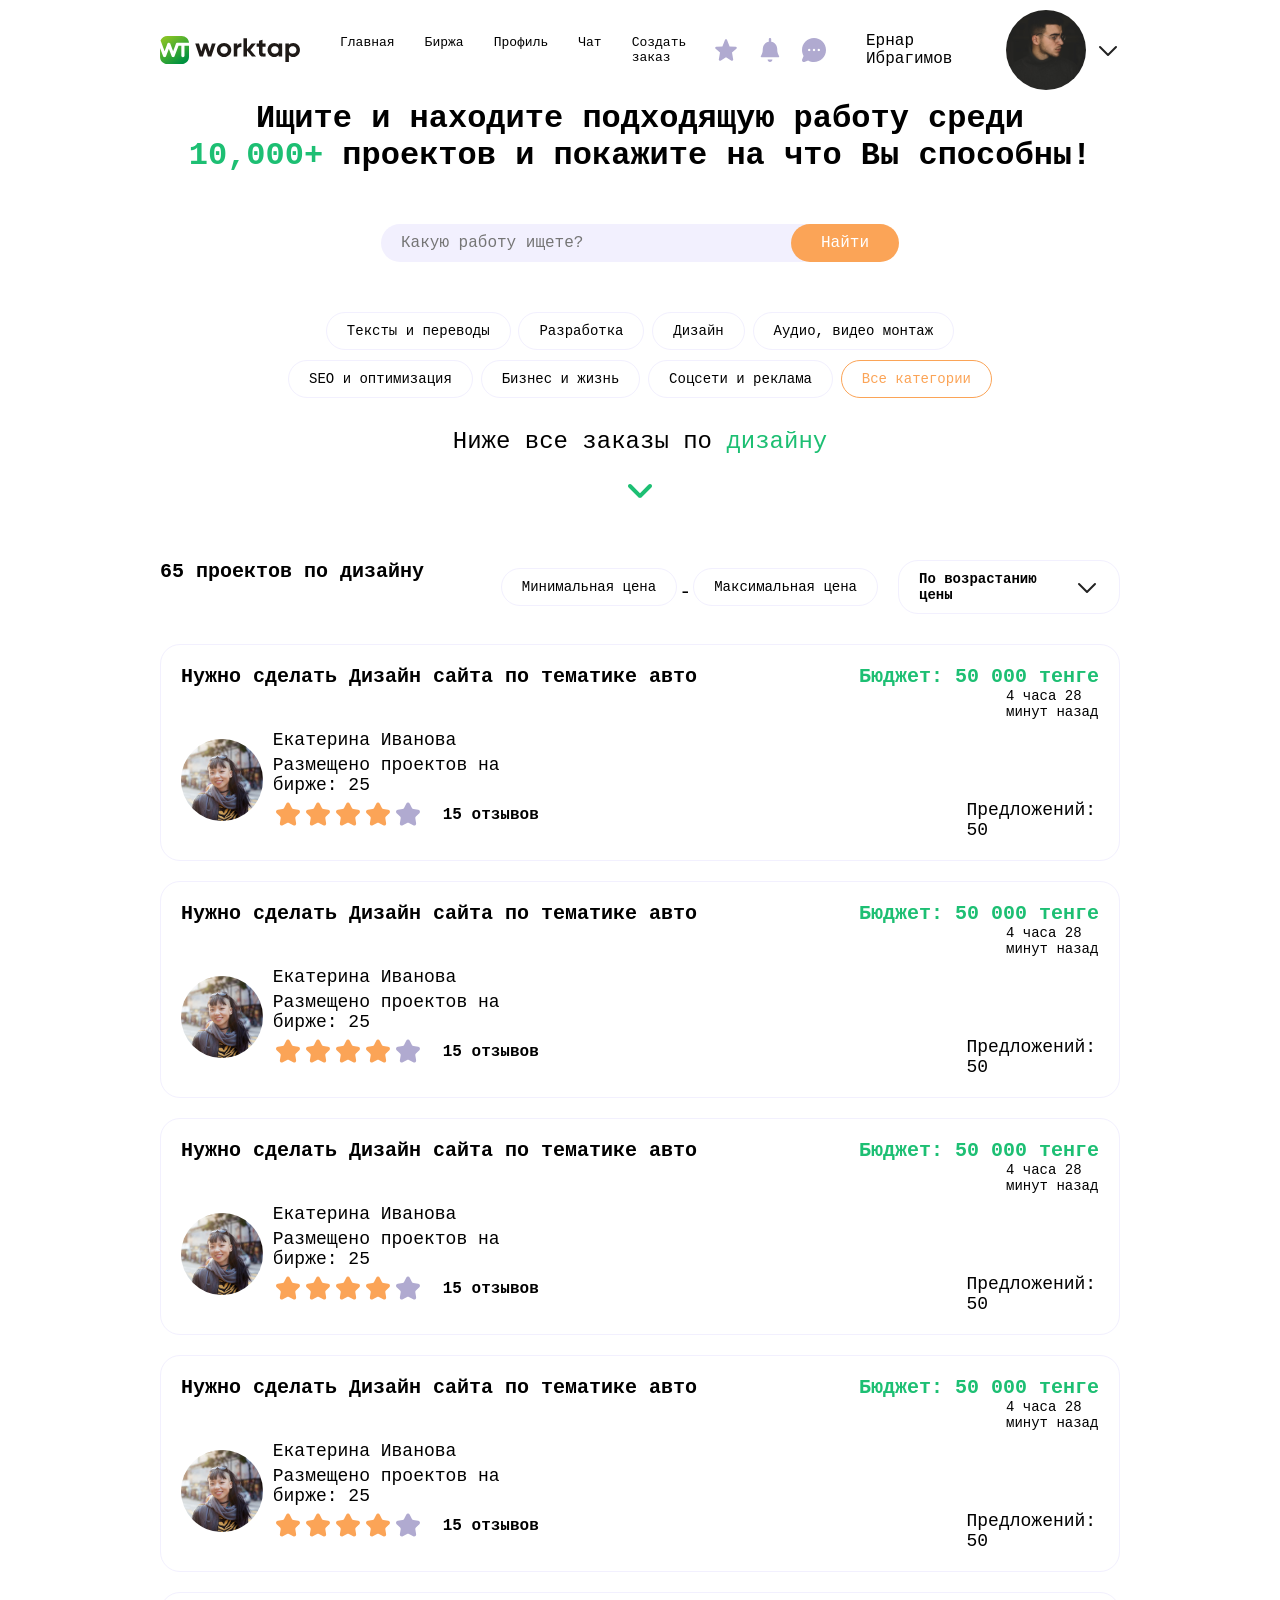
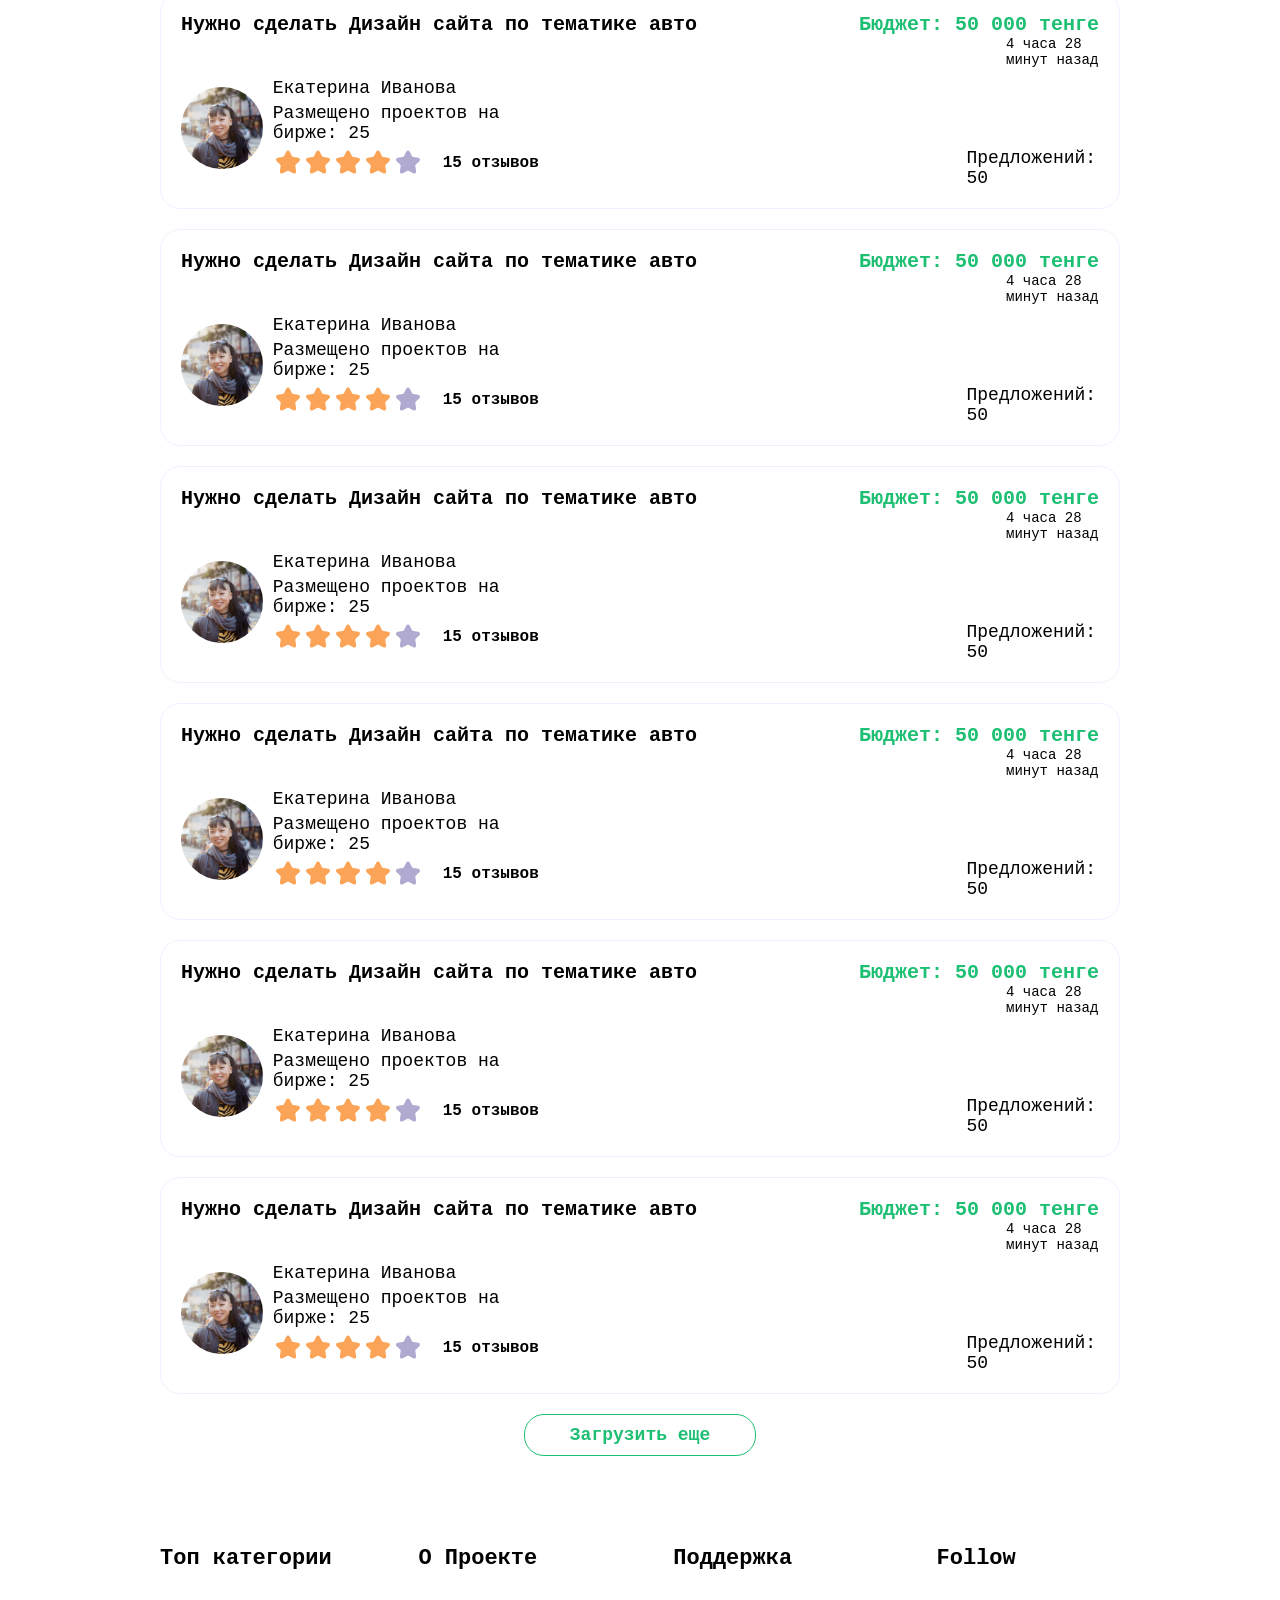
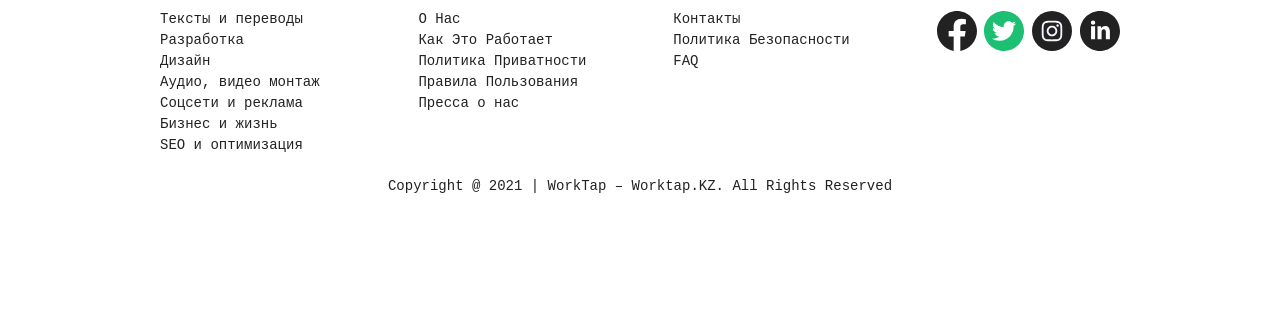
<file: page2/1.html>
<!DOCTYPE html>
<html lang="en">
<head>
    <meta charset="UTF-8">
    <meta name="viewport" content="width=device-width, initial-scale=1.0">
    <title>homeworkpage2</title>
    <link rel="icon" href="icon.ico">
    <link rel="stylesheet" href="./1.css">
</head>
<body>
    <div class="w">
      <div class="e">
        <img src="../page1/Logo.svg" alt="" class="q" />
        <ul>
          <li><a href="../page1/index.html">Главная</a></li>
          <li><a href="../page2/1.html">Биржа</a></li>
          <li><a href="../page3/1.html">Профиль</a></li>
          <li><a href="">Чат</a></li>
          <li><a href="">Создать заказ</a></li>
        </ul>
      </div>
      <div class="t">
        <img src="./iconstar.svg" alt="" class="y">
        <img src="./iconnotification.svg" alt="" class="y">
        <img src="./iconchat.svg" alt="" class="y">
        <p class="r">Ернар Ибрагимов</p>
        <img src="./foto1page2.svg" class="u" alt="">
        <img src="./listicon.svg" alt="">
      </div>
    </div>
    <div class="o">
        <h3 class="i">Ищите и находите подходящую работу среди <br><span>10,000+</span> проектов и покажите на что Вы способны!</h3>
        <form action="" class="s">
          <input type="text" placeholder="Какую работу ищете?" class="p" />
          <button class="a">Найти</button>
        </form>
        <div>
          <h3 class="f">Тексты и переводы</h3>
          <h3 class="f">Разработка</h3>
          <h3 class="f">Дизайн</h3>
          <h3 class="f">Аудио, видео монтаж</h3>
        </div>
        <div>
            <h3 class="f">SEO и оптимизация</h3>
          <h3 class="f">Бизнес и жизнь</h3>
          <h3 class="f">Соцсети и реклама</h3>
          <h3 class="f g">Все категории</h3>
        </div>
        <h3 class="d">Ниже все заказы по <span>дизайну</span></h3>
        <img src="./iconcheck.svg" class="h" alt="">
    </div>
    <div class="j">
        <h3 class="k">65 проектов по дизайну</h3>
        <div class="c">
            <h3 class="f">Минимальная цена</h3>
            <p class="l">-</p>
            <h3 class="f">Максимальная цена</h3>
            <h3 class="f z">По возрастанию цены
                <img src="./listicon.svg" class="x" alt="">
            </h3>
        </div>
    </div>
    <div class="v">
        <div class="n">
        <h3  class="b">Нужно сделать Дизайн сайта по тематике авто</h3>
        <h3 class="m">Бюджет: 50 000 тенге</h3>
        
        </div>
        <h3 class="i2">4 часа 28 минут назад</h3>
        <div class="q2">
        <img src="../page1/foto4.svg" class="e2" alt="">
        <div class="w2">
            <h3 class="r2">Екатерина Иванова</h3>
            <h1 class="r2">Размещено проектов на бирже: 25</h1>
            <div class="u2">
            <img src="../page1/star-4.svg" class="t2" alt="">
            <p class="y2">15 отзывов</p>
            </div>
        </div>
        <p class="o2">Предложений: 50</p>
        </div>
    </div>
    <div class="v">
        <div class="n">
        <h3  class="b">Нужно сделать Дизайн сайта по тематике авто</h3>
        <h3 class="m">Бюджет: 50 000 тенге</h3>
        
        </div>
        <h3 class="i2">4 часа 28 минут назад</h3>
        <div class="q2">
        <img src="../page1/foto4.svg" class="e2" alt="">
        <div class="w2">
            <h3 class="r2">Екатерина Иванова</h3>
            <h1 class="r2">Размещено проектов на бирже: 25</h1>
            <div class="u2">
            <img src="../page1/star-4.svg" class="t2" alt="">
            <p class="y2">15 отзывов</p>
            </div>
        </div>
        <p class="o2">Предложений: 50</p>
        </div>
    </div>
    <div class="v">
        <div class="n">
        <h3  class="b">Нужно сделать Дизайн сайта по тематике авто</h3>
        <h3 class="m">Бюджет: 50 000 тенге</h3>
        
        </div>
        <h3 class="i2">4 часа 28 минут назад</h3>
        <div class="q2">
        <img src="../page1/foto4.svg" class="e2" alt="">
        <div class="w2">
            <h3 class="r2">Екатерина Иванова</h3>
            <h1 class="r2">Размещено проектов на бирже: 25</h1>
            <div class="u2">
            <img src="../page1/star-4.svg" class="t2" alt="">
            <p class="y2">15 отзывов</p>
            </div>
        </div>
        <p class="o2">Предложений: 50</p>
        </div>
    </div>
    <div class="v">
        <div class="n">
        <h3  class="b">Нужно сделать Дизайн сайта по тематике авто</h3>
        <h3 class="m">Бюджет: 50 000 тенге</h3>
        
        </div>
        <h3 class="i2">4 часа 28 минут назад</h3>
        <div class="q2">
        <img src="../page1/foto4.svg" class="e2" alt="">
        <div class="w2">
            <h3 class="r2">Екатерина Иванова</h3>
            <h1 class="r2">Размещено проектов на бирже: 25</h1>
            <div class="u2">
            <img src="../page1/star-4.svg" class="t2" alt="">
            <p class="y2">15 отзывов</p>
            </div>
        </div>
        <p class="o2">Предложений: 50</p>
        </div>
    </div>
    <div class="v">
        <div class="n">
        <h3  class="b">Нужно сделать Дизайн сайта по тематике авто</h3>
        <h3 class="m">Бюджет: 50 000 тенге</h3>
        
        </div>
        <h3 class="i2">4 часа 28 минут назад</h3>
        <div class="q2">
        <img src="../page1/foto4.svg" class="e2" alt="">
        <div class="w2">
            <h3 class="r2">Екатерина Иванова</h3>
            <h1 class="r2">Размещено проектов на бирже: 25</h1>
            <div class="u2">
            <img src="../page1/star-4.svg" class="t2" alt="">
            <p class="y2">15 отзывов</p>
            </div>
        </div>
        <p class="o2">Предложений: 50</p>
        </div>
    </div>
    <div class="v">
        <div class="n">
        <h3  class="b">Нужно сделать Дизайн сайта по тематике авто</h3>
        <h3 class="m">Бюджет: 50 000 тенге</h3>
        
        </div>
        <h3 class="i2">4 часа 28 минут назад</h3>
        <div class="q2">
        <img src="../page1/foto4.svg" class="e2" alt="">
        <div class="w2">
            <h3 class="r2">Екатерина Иванова</h3>
            <h1 class="r2">Размещено проектов на бирже: 25</h1>
            <div class="u2">
            <img src="../page1/star-4.svg" class="t2" alt="">
            <p class="y2">15 отзывов</p>
            </div>
        </div>
        <p class="o2">Предложений: 50</p>
        </div>
    </div>
    <div class="v">
        <div class="n">
        <h3  class="b">Нужно сделать Дизайн сайта по тематике авто</h3>
        <h3 class="m">Бюджет: 50 000 тенге</h3>
        
        </div>
        <h3 class="i2">4 часа 28 минут назад</h3>
        <div class="q2">
        <img src="../page1/foto4.svg" class="e2" alt="">
        <div class="w2">
            <h3 class="r2">Екатерина Иванова</h3>
            <h1 class="r2">Размещено проектов на бирже: 25</h1>
            <div class="u2">
            <img src="../page1/star-4.svg" class="t2" alt="">
            <p class="y2">15 отзывов</p>
            </div>
        </div>
        <p class="o2">Предложений: 50</p>
        </div>
    </div>
    <div class="v">
        <div class="n">
        <h3  class="b">Нужно сделать Дизайн сайта по тематике авто</h3>
        <h3 class="m">Бюджет: 50 000 тенге</h3>
        
        </div>
        <h3 class="i2">4 часа 28 минут назад</h3>
        <div class="q2">
        <img src="../page1/foto4.svg" class="e2" alt="">
        <div class="w2">
            <h3 class="r2">Екатерина Иванова</h3>
            <h1 class="r2">Размещено проектов на бирже: 25</h1>
            <div class="u2">
            <img src="../page1/star-4.svg" class="t2" alt="">
            <p class="y2">15 отзывов</p>
            </div>
        </div>
        <p class="o2">Предложений: 50</p>
        </div>
    </div>
    <div class="v">
        <div class="n">
        <h3  class="b">Нужно сделать Дизайн сайта по тематике авто</h3>
        <h3 class="m">Бюджет: 50 000 тенге</h3>
        
        </div>
        <h3 class="i2">4 часа 28 минут назад</h3>
        <div class="q2">
        <img src="../page1/foto4.svg" class="e2" alt="">
        <div class="w2">
            <h3 class="r2">Екатерина Иванова</h3>
            <h1 class="r2">Размещено проектов на бирже: 25</h1>
            <div class="u2">
            <img src="../page1/star-4.svg" class="t2" alt="">
            <p class="y2">15 отзывов</p>
            </div>
        </div>
        <p class="o2">Предложений: 50</p>
        </div>
    </div>
    <div class="v">
        <div class="n">
        <h3  class="b">Нужно сделать Дизайн сайта по тематике авто</h3>
        <h3 class="m">Бюджет: 50 000 тенге</h3>
        
        </div>
        <h3 class="i2">4 часа 28 минут назад</h3>
        <div class="q2">
        <img src="../page1/foto4.svg" class="e2" alt="">
        <div class="w2">
            <h3 class="r2">Екатерина Иванова</h3>
            <h1 class="r2">Размещено проектов на бирже: 25</h1>
            <div class="u2">
            <img src="../page1/star-4.svg" class="t2" alt="">
            <p class="y2">15 отзывов</p>
            </div>
        </div>
        <p class="o2">Предложений: 50</p>
        </div>
    </div>
    <div class="a2">
    <button class="p2">Загрузить еще</button>
    </div>
    <div class="b2 j2">
      
      <div>
        <h3 class="h2">Топ категории</h3>
        <h3 class="k2">Тексты и переводы</h3>
        <h3 class="k2">Разработка</h3>
        <h3 class="k2">Дизайн</h3>
        <h3 class="k2">Аудио, видео монтаж</h3>
        <h3 class="k2">Соцсети и реклама</h3>
        <h3 class="k2">Бизнес и жизнь</h3>
        <h3 class="k2">SEO и оптимизация</h3>
      </div>
      <div>
        <h3 class="h2">О Проекте</h3>
        <h3 class="k2">О Нас</h3>
        <h3 class="k2">Как Это Работает</h3>
        <h3 class="k2">Политика Приватности</h3>
        <h3 class="k2">Правила Пользования </h3>
        <h3 class="k2">Пресса о нас</h3>
      </div>
      <div>
        <h3 class="h2">Поддержка</h3>
        <h3 class="k2">Контакты</h3>
        <h3 class="k2">Политика Безопасности</h3>
        <h3 class="k2">FAQ</h3>
      </div>
      <div>
        <h3 class="h2">Follow</h3>
        <img src="../page1/facebookicon.svg" class="l2" alt="">
        <img src="./twitter2.svg" class="l2" alt="">
        <img src="../page1/instagram.svg" class="l2" alt="">
        <img src="../page1/linkedin.svg" class="l2" alt="">
      </div>
    </div>
    <h3 class="k2 z2">Copyright @ 2021  |  WorkTap – Worktap.KZ. All Rights Reserved</h3>
</body>
</html>
</file>
<file: page2/1.css>
* {
  margin: 0px;
  font-family: monospace;
}
.q {
  width: 140px;
}
.w {
  display: flex;
  justify-content: space-between;
  align-items: center;
  padding: 0px 160px;
}
a {
  color: black;
  text-decoration: none;
}
li {
  display: inline-block;
}
.e {
  display: flex;
  align-items: center;
}
ul {
  display: flex;
  gap: 30px;
}
.r {
  font-size: 16px;
  font-weight: 500;
  margin-left: 20px;
}
.t {
  display: flex;
  align-items: center;
}
.y {
  margin-right: 20px;
}
.u {
  margin: 10px;
}
.i {
  font-size: 32px;
}
.i span {
  color: rgba(29, 191, 115, 1);
}
.o {
  display: flex;
  justify-content: center;
  align-items: center;
  text-align: center;
  flex-direction: column;
}
.p {
  margin-right: 20px;
  display: inline-block;
  width: 400px;
  color: rgba(101, 96, 132, 1);
  padding: 10px 20px;
  border: none;
  border-radius: 30px;
  font-size: 16px;
  background-color: rgba(242, 240, 254, 1);
}
.a {
  margin-left: -50px;
  background-color: rgba(251, 164, 87, 1);
  display: inline-block;
  border: none;
  padding: 10px 30px;
  border-radius: 30px;
  color: white;
  font-size: 16px;
  cursor: pointer;
}
.s {
  margin: 50px 0px;
  display: flex;
}
.f {
  padding: 10px 20px;
  display: inline-block;
  border: 1px solid rgba(242, 240, 254, 1);
  font-size: 14px;
  font-weight: 400;
  border-radius: 20px;
  margin-bottom: 10px;
  margin-right: 0px;
}
.g {
    cursor: pointer;
  font-weight: 100;
  color: rgba(251, 164, 87, 1);
  border: 1px solid rgba(251, 164, 87, 1);
  font-size: 14px;
}
.d {
  margin-top: 20px;
  font-size: 24px;
  font-weight: 100;
}
.d span {
  color: rgba(29, 191, 115, 1);
}
.h {
  margin-top: 15px;
  cursor: pointer;
}
.j {
  padding: 0px 160px;
  margin-top: 50px;
  display: flex;
  justify-content: space-between;
}
.k {
  font-size: 20px;
  font-weight: 600;
}
.l {
  display: inline-block;
  font-size: 20px;
  margin: 0px 2px;
}
.z {
  display: flex;
  align-items: center;
  font-weight: 600;
  margin-left: 20px;
  width: 180px;
  cursor: pointer;
}
.x {
  margin-left: 9px;
  cursor: pointer;
}
.c {
  display: flex;
  align-items: center;
}
.v {
  border: 1px solid rgba(242, 240, 254, 1);
  border-radius: 20px;
  padding: 20px;
  margin: 20px 160px;
}
.b {
  font-size: 20px;
  font-weight: 600;
}
.n {
  display: flex;
  justify-content: space-between;
}
.m {
  color: rgba(29, 191, 115, 1);
  font-size: 20px;
  font-weight: 600;
}
.q2 {
  margin-top: 0px;
  display: flex;
  align-items: center;
}
.w2 {
  margin-left: 10px;
  display: flex;
  flex-direction: column;
  gap: 5px;
}
.e2 {
  width: 100px;
}
.r2 {
  font-size: 18px;
  font-weight: 500;
}
.t2 {
  width: 150px;
  display: inline-block;
}
.y2 {
  font-size: 16px;
  font-weight: 600;
  display: inline-block;
  margin-left: 20px;
}
.u2 {
  display: flex;
  align-items: center;
}
.i2 {
  font-size: 14px;
  font-weight: 400;
  display: inline-block;
  margin-left: 825px;
}
.o2 {
  font-size: 18px;
  font-weight: 400;
  margin-left: 420px;
  margin-top: 80px;
}
.p2 {
  color: rgba(29, 191, 115, 1);
  border: 1px solid rgba(29, 191, 115, 1);
  border-radius: 20px;
  padding: 10px 45px;
  font-size: 18px;
  font-weight: 600;
  margin: auto;
  background-color: white;
  margin-bottom: 50px;
  cursor: pointer;
}
.a2 {
  display: flex;
  justify-content: center;
  align-items: center;
}
.h2 {
  font-size: 22px;
  margin: 40px 0px;
  font-weight: 700;
}
.j2 {
  padding: 0px 160px;
}
.k2 {
  margin: 5px 0px;
  font-size: 14px;
  font-weight: 400;
  color: rgba(34, 34, 34, 1);
}
.l2 {
  display: inline-block;
  width: 40px;
}
.z2 {
  display: flex;
  justify-content: center;
  margin-top: 20px;
  margin-bottom: 100px;
}
.b2{
    gap: 20px;
  display: flex;
  justify-content: space-between;
}
</file>
